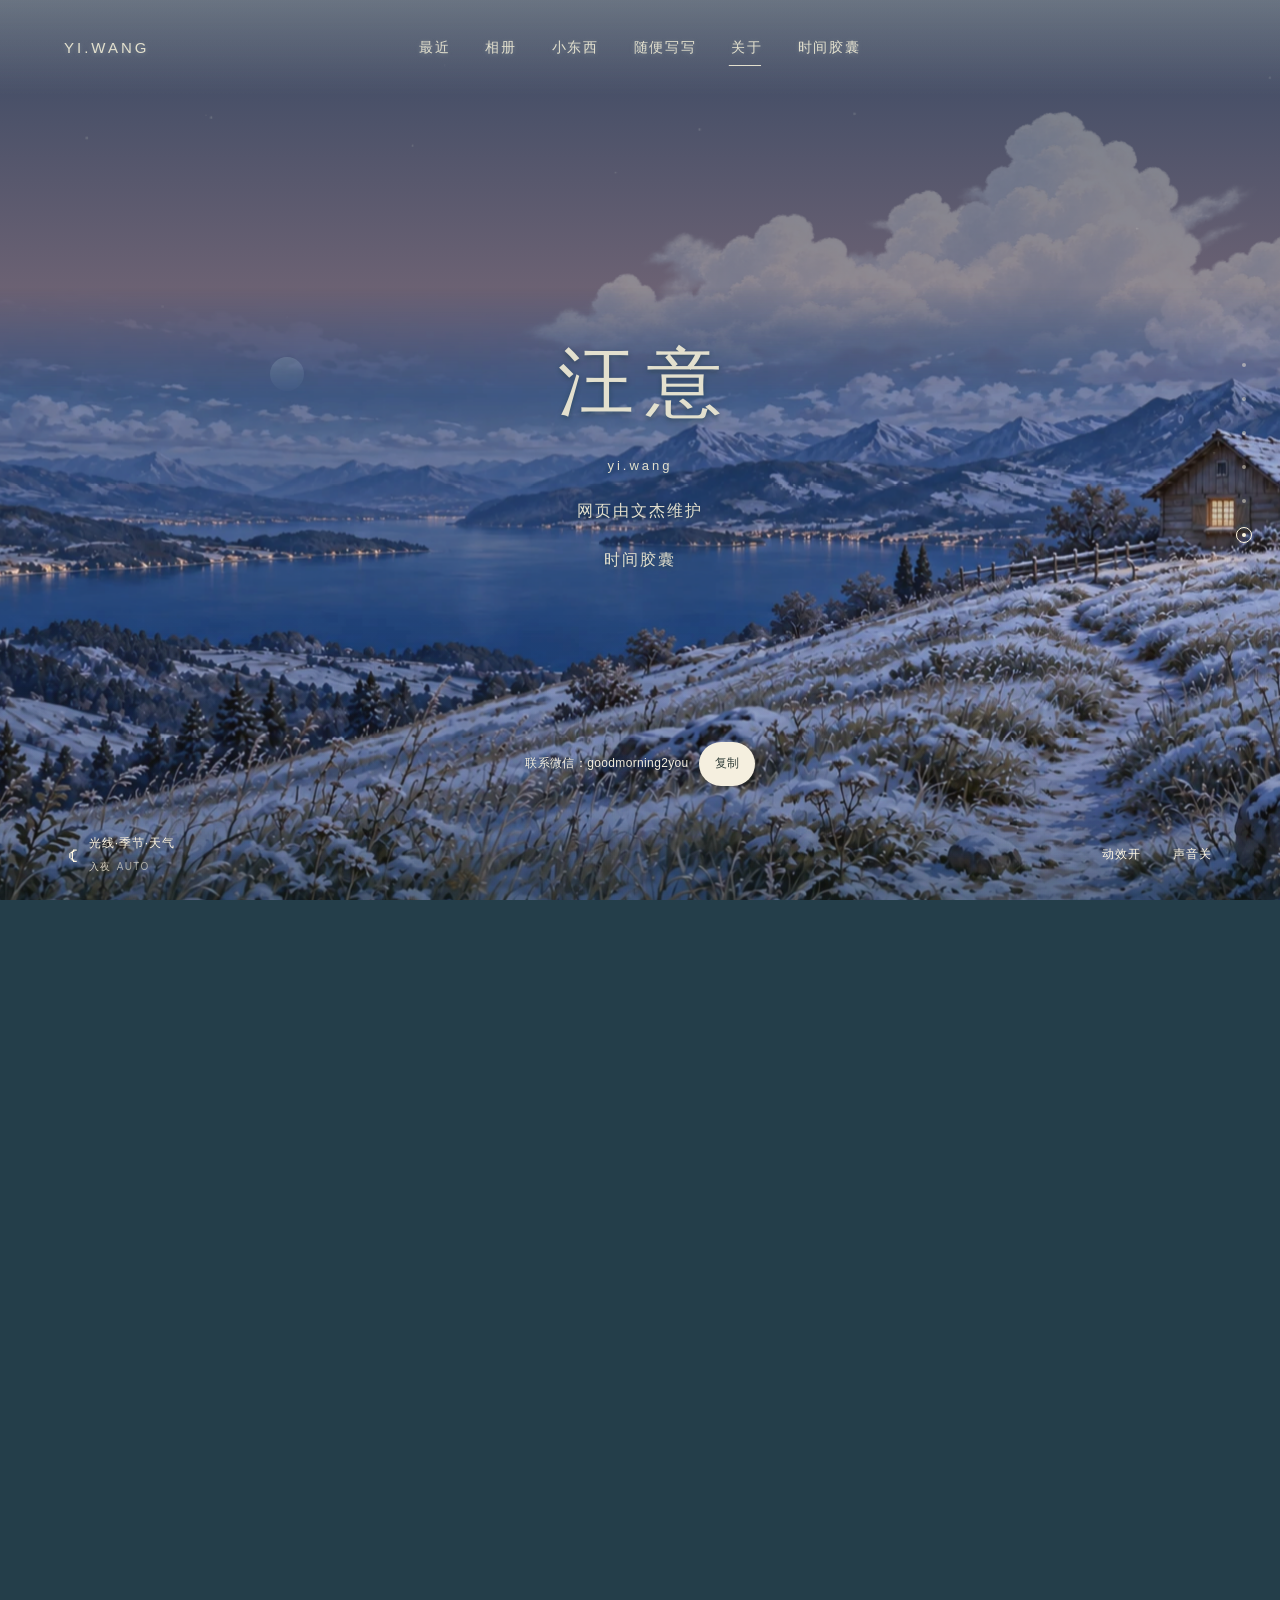
<file: index.html>
<!doctype html>
<html lang="zh-CN">
<head>
  <meta charset="utf-8">
  <meta name="viewport" content="width=device-width, initial-scale=1, viewport-fit=cover">
  <meta name="theme-color" content="#477fa4">
  <meta name="description" content="汪意的网站，网页由文杰维护。">
  <title>汪意 · YI.WANG</title>
  <meta property="og:type" content="website">
  <meta property="og:title" content="汪意 · YI.WANG">
  <meta property="og:description" content="汪意的网站，网页由文杰维护。">
  <meta property="og:url" content="https://yi.wang/">
  <meta property="og:locale" content="zh_CN">
  <meta property="og:image" content="https://yi.wang/assets/social-preview.jpg">
  <meta property="og:image:alt" content="原创手绘草坡、远山与天空场景">
  <meta name="twitter:card" content="summary_large_image">
  <meta name="twitter:title" content="汪意 · YI.WANG">
  <meta name="twitter:description" content="汪意的网站，网页由文杰维护。">
  <meta name="twitter:image" content="https://yi.wang/assets/social-preview.jpg">
  <meta name="twitter:image:alt" content="原创手绘草坡、远山与天空场景">
  <link rel="icon" type="image/svg+xml" href="assets/favicon.svg">
  <link rel="apple-touch-icon" href="assets/apple-touch-icon.png">
  <script>document.documentElement.classList.add('cinema');document.documentElement.dataset.initialScene=['home','recent','gallery','things','notes','about'].includes(location.hash.slice(1))?location.hash.slice(1):'home';history.scrollRestoration='manual';</script>
  <link rel="stylesheet" href="styles.css">
  <script defer src="world-time.js"></script>
  <script defer src="camera-controller.js"></script>
  <script defer src="world-state.js"></script>
  <script defer src="scene-painter.js"></script>
  <script defer src="script.js"></script>
  <script defer src="https://cloud.umami.is/script.js" data-website-id="96161282-32cd-4d9a-9470-663d7aa265c7"></script>
  <style>
    .contact-footer{position:absolute;left:20px;right:20px;bottom:calc(90px + env(safe-area-inset-bottom));width:auto;z-index:2;text-align:center;color:#f5efdf;font:12px/1.7 "Microsoft YaHei",sans-serif;letter-spacing:.03em;text-shadow:0 1px 4px #102e53}
    .contact-footer-row{display:flex;align-items:center;justify-content:center;gap:10px;flex-wrap:wrap}
    .contact-footer button{min-height:44px;padding:7px 15px;border:1px solid #f5efdf80;border-radius:999px;background:#f5efdf;color:#35423d;font:inherit;cursor:pointer;text-shadow:none}
    .contact-footer button:focus-visible,.contact-footer input:focus-visible{outline:2px solid #f5efdf;outline-offset:4px}
    .contact-footer p{margin:0;font:inherit;letter-spacing:inherit}.contact-copy-status{min-height:1.7em;margin-top:4px!important}
    .contact-footer input{display:block;max-width:100%;width:230px;margin:6px auto;padding:8px;border:1px solid #bdb49d;border-radius:6px;background:#fff9e9;color:#35423d;font:inherit;text-align:center}.contact-footer input[hidden]{display:none}
    @media(max-width:360px){.contact-footer{left:12px;right:12px}.contact-footer-row{gap:4px 8px}}
    @media print{.contact-footer{position:static;color:#35423d;text-shadow:none}.contact-footer button,.contact-copy-status{display:none}}
  </style>
</head>
<body>
  <a href="#main" class="skip-link">跳至正文</a>
  <div id="world" class="world" aria-hidden="true">
    <div class="world-sky"></div><div class="sun-disc"></div><div class="sun-halo"></div><div class="moon-disc"></div>
    <div class="cloud-layer clouds-far"><canvas class="cloud-frame" data-paint="cloudfar"></canvas><canvas class="cloud-frame" data-paint="cloudfar"></canvas></div>
    <div class="cloud-layer clouds-mid"><canvas class="cloud-frame" data-paint="cloudmid"></canvas><canvas class="cloud-frame" data-paint="cloudmid"></canvas></div>
    <div class="cloud-layer clouds-near"><canvas class="cloud-frame" data-paint="cloudnear"></canvas><canvas class="cloud-frame" data-paint="cloudnear"></canvas></div>
    <div class="far-terrain" data-world-layer="far"><div class="painting"><canvas class="terrain-frame" data-paint="far"></canvas><canvas class="terrain-frame" data-paint="far"></canvas></div></div>
    <div class="world-terrain" data-world-layer="main"><div class="painting"><canvas class="terrain-frame" data-paint="main"></canvas><canvas class="terrain-frame" data-paint="main"></canvas></div></div>
    <div class="foreground-decor"><canvas class="foreground-frame" data-paint="foreground"></canvas><canvas class="foreground-frame" data-paint="foreground"></canvas></div>
    <div class="window-corner"><canvas class="window-frame" data-paint="window"></canvas><canvas class="window-frame" data-paint="window"></canvas></div>
    <canvas id="environment-canvas"></canvas>
  </div>
  <div class="camera-leaf" aria-hidden="true"><canvas></canvas></div>
  <header class="site-header">
    <a class="wordmark" href="#home" aria-label="YI.WANG，回到首页">YI.WANG</a>
    <nav class="desktop-nav" aria-label="章节导航"><span class="nav-indicator" aria-hidden="true"></span><a href="#recent">最近</a><a href="#gallery">相册</a><a href="#things">小东西</a><a href="#notes">随便写写</a><a href="#about">关于</a><a href="https://yi-time-capsule.astrum43z.chatgpt.site" rel="noreferrer">时间胶囊</a></nav>
    <button class="menu-toggle" type="button" aria-label="打开导航" aria-expanded="false" aria-controls="chapter-menu"><span></span><span></span></button>
  </header>
  <button class="skip-intro" type="button" hidden>跳过开场</button>
  <main id="main">
    <section class="chapter hero" id="home" data-chapter="首页" aria-labelledby="hero-title">
      <div class="hero-copy"><p class="eyebrow">YI.WANG</p><h1 id="hero-title">汪意</h1><p class="hero-subtitle">网页由文杰维护</p></div>
      <a class="scroll-invitation" href="#recent" aria-label="向下漫步，进入最近"><span></span></a>
    </section>
    <section class="chapter recent" id="recent" data-chapter="最近" aria-labelledby="recent-title">
      <div class="chapter-content trail-content">
        <div class="landmark"><span class="chapter-index">01</span><h2 id="recent-title">最近</h2></div>
        <!-- 【修改最近】尚无真实记录，不自动添加日期或经历。 -->
        <div class="field-notes">
          <article class="field-note"><span class="note-pin" aria-hidden="true"></span><p>等一则近况</p><small>暂时留白</small></article>
          <article class="field-note"><span class="note-pin" aria-hidden="true"></span><p>留一张小纸条</p><small>内容待添加</small></article>
          <article class="field-note"><span class="note-pin" aria-hidden="true"></span><p>下一页，还空着</p><small>内容待添加</small></article>
        </div>
      </div>
    </section>
    <section class="chapter gallery" id="gallery" data-chapter="相册" aria-labelledby="gallery-title">
      <div class="chapter-content gallery-content">
        <div class="landmark"><span class="chapter-index">02</span><h2 id="gallery-title">相册</h2></div>
        <!-- 照片仍来自 script.js 的 PHOTOS，不使用风景装饰冒充私人照片。 -->
        <div class="photo-line" role="group" aria-label="六个照片位置，可左右滑动"><figure class="hanging-photo" style="--slant:-4deg;--delay:0.0s"><button class="photo-button" type="button" data-photo="0" aria-label="打开第 1 张照片"><span class="empty-photo"><span>等待一张照片</span></span><span class="photo-sequence">01</span></button><figcaption>尚未放入照片</figcaption></figure><figure class="hanging-photo" style="--slant:3deg;--delay:0.24s"><button class="photo-button" type="button" data-photo="1" aria-label="打开第 2 张照片"><span class="empty-photo"><span>等待一张照片</span></span><span class="photo-sequence">02</span></button><figcaption>尚未放入照片</figcaption></figure><figure class="hanging-photo" style="--slant:-2deg;--delay:0.48s"><button class="photo-button" type="button" data-photo="2" disabled aria-label="等待一张照片"><span class="empty-photo"><span>等待一张照片</span></span><span class="photo-sequence">03</span></button><figcaption>尚未放入照片</figcaption></figure><figure class="hanging-photo" style="--slant:4deg;--delay:0.72s"><button class="photo-button" type="button" data-photo="3" disabled aria-label="等待一张照片"><span class="empty-photo"><span>等待一张照片</span></span><span class="photo-sequence">04</span></button><figcaption>尚未放入照片</figcaption></figure><figure class="hanging-photo" style="--slant:-3deg;--delay:0.96s"><button class="photo-button" type="button" data-photo="4" disabled aria-label="等待一张照片"><span class="empty-photo"><span>等待一张照片</span></span><span class="photo-sequence">05</span></button><figcaption>尚未放入照片</figcaption></figure><figure class="hanging-photo" style="--slant:2deg;--delay:1.2s"><button class="photo-button" type="button" data-photo="5" disabled aria-label="等待一张照片"><span class="empty-photo"><span>等待一张照片</span></span><span class="photo-sequence">06</span></button><figcaption>尚未放入照片</figcaption></figure></div>
        <p class="gallery-hint">轻点展开<span class="mobile-hint"> · 左右滑动</span></p>
      </div>
    </section>
    <section class="chapter things" id="things" data-chapter="小东西" aria-labelledby="things-title">
      <div class="chapter-content picnic-content">
        <div class="landmark"><span class="chapter-index">03</span><h2 id="things-title">小东西</h2></div>
        <!-- 【修改小东西】只填用户提供的物件、名称与链接；现在没有假链接。 -->
        <div class="picnic-cloth">
          <article class="keepsake"><div class="object-space object-square" aria-hidden="true"></div><h3>留一个位置</h3><p>小物件待添加</p></article>
          <article class="keepsake"><div class="object-space object-tall" aria-hidden="true"></div><h3>这里还空着</h3><p>内容待添加</p></article>
          <article class="keepsake"><div class="object-space object-flat" aria-hidden="true"></div><h3>以后再放进来</h3><p>链接待添加</p></article>
        </div>
      </div>
    </section>
    <section class="chapter notes" id="notes" data-chapter="随便写写" aria-labelledby="notes-title">
      <div class="chapter-content writing-content">
        <div class="landmark"><span class="chapter-index">04</span><h2 id="notes-title">随便写写</h2></div>
        <div class="book-station" id="desk-book">
          <div class="desk-book-object">
            <div class="desk-book-left"><p>随便写写</p><small>YI.WANG</small></div>
            <article class="desk-book-page" id="book-pages" inert>
              <button class="icon-button book-close" id="book-close" type="button" aria-label="合上笔记本">×</button>
              <span id="book-page-number">01</span><h3 id="book-title">这一页暂时留白</h3><p id="book-text">还没有文字。</p>
              <div class="book-controls"><button class="icon-button" id="book-prev" type="button" aria-label="前一页">←</button><button class="icon-button" id="book-next" type="button" aria-label="后一页">→</button></div>
            </article>
            <button class="desk-book-cover" id="open-notebook" type="button" aria-label="翻开随便写写笔记本" aria-controls="book-pages" aria-expanded="false"><span>随便写写</span><small>翻开看看</small></button>
          </div>
        </div>
      </div>
    </section>
    <section class="chapter about" id="about" data-chapter="关于" aria-label="关于">
      <div class="quiet-signature"><h2>汪意</h2><p class="signature-domain">yi.wang</p><p>网页由文杰维护</p><p><a href="https://yi-time-capsule.astrum43z.chatgpt.site" rel="noreferrer">时间胶囊</a></p></div>
      <footer class="contact-footer" aria-label="联系微信">
        <div class="contact-footer-row"><span>联系微信：<span>goodmorning2you</span></span><button type="button" data-copy-wechat aria-label="复制微信号 goodmorning2you">复制</button></div>
        <p class="contact-copy-status" role="status" aria-live="polite" aria-atomic="true"></p>
        <input class="contact-copy-fallback" value="goodmorning2you" readonly hidden aria-label="微信号，请手动复制">
      </footer>
    </section>
  </main>
  <p class="sr-only" id="journey-announcement" role="status" aria-live="polite"></p>
  <div class="world-controls" role="group" aria-label="世界设置">
    <button id="time-toggle" class="time-toggle" type="button" aria-label="光线、季节与天气设置" aria-haspopup="dialog" aria-controls="time-dialog"><span class="time-symbol" aria-hidden="true">☀</span><span class="time-copy"><span class="environment-label">光线·季节·天气</span><span class="time-status"><span id="time-label">白昼</span><small id="time-mode-label">AUTO</small></span></span></button>
    <div class="playback-controls"><button id="motion-toggle" type="button" aria-label="动效" aria-pressed="true">动效开</button><button id="sound-toggle" type="button" aria-label="声音" aria-pressed="false">声音关</button></div>
  </div>
  <nav class="scene-rail" aria-label="场景定位"><a href="#home" aria-label="首页"><span>首页</span></a><a href="#recent" aria-label="最近"><span>最近</span></a><a href="#gallery" aria-label="相册"><span>相册</span></a><a href="#things" aria-label="小东西"><span>小东西</span></a><a href="#notes" aria-label="随便写写"><span>随便写写</span></a><a href="#about" aria-label="关于"><span>关于</span></a></nav>
  <dialog id="chapter-menu" class="small-dialog chapter-menu" aria-label="导航">
    <button class="icon-button" data-close-dialog type="button" aria-label="关闭导航">×</button>
    <nav aria-label="移动端章节导航"><a href="#home">YI.WANG</a><a href="#recent">最近</a><a href="#gallery">相册</a><a href="#things">小东西</a><a href="#notes">随便写写</a><a href="#about">关于</a><a href="https://yi-time-capsule.astrum43z.chatgpt.site" rel="noreferrer">时间胶囊</a></nav>
  </dialog>
  <dialog id="time-dialog" class="small-dialog time-dialog" aria-labelledby="time-dialog-title">
    <button class="icon-button" data-close-dialog type="button" aria-label="关闭光线、季节与天气设置">×</button>
    <h2 id="time-dialog-title">看看此刻之外</h2><p>默认跟随你的本地时间</p>
    <p class="setting-label">光线</p>
    <div class="time-options"><button type="button" data-time="auto" aria-pressed="true">自动 <small>AUTO</small></button><button type="button" data-time="morning" aria-pressed="false">清晨</button><button type="button" data-time="day" aria-pressed="false">白昼</button><button type="button" data-time="sunset" aria-pressed="false">黄昏</button><button type="button" data-time="dusk" aria-pressed="false">入夜</button><button type="button" data-time="night" aria-pressed="false">深夜</button></div>
    <p class="setting-label">季节</p>
    <div class="climate-options season-options"><button type="button" data-season="auto" aria-pressed="true">随月份</button><button type="button" data-season="spring" aria-pressed="false">春</button><button type="button" data-season="summer" aria-pressed="false">夏</button><button type="button" data-season="autumn" aria-pressed="false">秋</button><button type="button" data-season="winter" aria-pressed="false">冬</button></div>
    <p class="setting-label">天气</p>
    <div class="climate-options weather-options"><button type="button" data-weather="clear" aria-pressed="true">晴</button><button type="button" data-weather="cloudy" aria-pressed="false">多云</button><button type="button" data-weather="overcast" aria-pressed="false">阴</button><button type="button" data-weather="rain" aria-pressed="false">雨</button><button type="button" data-weather="snow" aria-pressed="false">雪</button></div>
    <p class="climate-note">这是风景的天气，不是所在地的天气预报。光线、季节和天气会一起渐变。</p>
  </dialog>
  <dialog id="lightbox" class="object-dialog lightbox" aria-label="照片查看器" aria-describedby="lightbox-caption">
    <div class="lightbox-sheet"><div class="lightbox-header"><span id="lightbox-counter">01 / 06</span><button class="icon-button" id="lightbox-close" type="button" aria-label="关闭照片" autofocus>×</button></div>
      <div id="lightbox-stage" class="lightbox-stage"><div id="photo-portal"></div></div>
      <div class="lightbox-footer"><div><p id="lightbox-caption">尚未放入照片</p><p class="photo-meta"><span id="lightbox-date"></span><span id="lightbox-place"></span></p></div><div class="lightbox-buttons"><button class="icon-button" id="lightbox-prev" type="button" aria-label="上一张照片">←</button><button class="icon-button" id="lightbox-next" type="button" aria-label="下一张照片">→</button></div></div>
      <p class="sr-only" id="lightbox-announcement" aria-live="polite"></p>
    </div>
  </dialog>
  <p id="status-message" class="status-message" role="status" aria-live="polite"></p>
  <noscript><p class="no-script">场景旅行需要 JavaScript；你仍可以阅读各个栏目。</p></noscript>

  <script>
    document.querySelectorAll('[data-copy-wechat]').forEach(button=>{
      const footer=button.closest('.contact-footer'),status=footer.querySelector('.contact-copy-status'),fallback=footer.querySelector('.contact-copy-fallback');
      button.addEventListener('click',async()=>{
        button.disabled=true;status.textContent='';fallback.hidden=true;
        let copied=false;
        try{if(navigator.clipboard&&window.isSecureContext){await navigator.clipboard.writeText('goodmorning2you');copied=true;}}catch{}
        if(!copied){
          fallback.hidden=false;fallback.focus();fallback.select();
          try{copied=document.execCommand('copy');}catch{}
        }
        button.disabled=false;
        if(copied){fallback.hidden=true;button.focus();status.textContent='微信号已复制';}
        else{status.textContent='自动复制未成功，请长按或选中微信号手动复制';fallback.focus();fallback.select();}
      });
    });
  </script>
</body>
</html>
</file>
<file: styles.css>
:root{color-scheme:light;--serif:"Noto Serif SC","Songti SC","STSong","SimSun",serif;--sans:"PingFang SC","Microsoft YaHei",sans-serif;--gutter:clamp(24px,5vw,80px)}
*{box-sizing:border-box}
html{scroll-behavior:smooth;scroll-padding-top:90px;background:#243e4a}
body{margin:0;font:16px/1.8 var(--sans);color:#213b45;overflow-x:clip}
h1,h2,h3,p,figure{margin:0}
a{color:inherit;text-decoration:none}
button{color:inherit;font:inherit;border:0;cursor:pointer;background:none}
button,a{-webkit-tap-highlight-color:transparent;touch-action:manipulation}
button:disabled{opacity:.35;cursor:default}
button:focus-visible,a:focus-visible{outline:2px solid currentColor;outline-offset:6px}
img,canvas{display:block;max-width:100%}
button,small{font-size:14px}small{line-height:1.6}
[hidden]{display:none!important}
.sr-only{position:absolute;width:1px;height:1px;padding:0;overflow:hidden;clip:rect(0,0,0,0);white-space:nowrap;border:0}
.skip-link{position:fixed;top:12px;left:12px;transform:translateY(-150%);background:#f7f1dd;color:#293b3b;padding:10px 18px;z-index:100}
.skip-link:focus{transform:none}.modal-open{overflow:hidden}

/* Color and transparent silhouettes are painted only when world state changes. */
.world{position:fixed;inset:0;z-index:-2;overflow:hidden;pointer-events:none;isolation:isolate;background:var(--sky-bottom,#d4e6d7)}
.world-sky{position:absolute;inset:0;background:linear-gradient(var(--sky-top,#477fa4),var(--sky-bottom,#d4e6d7) 65%)}
.world::after{content:"";position:absolute;inset:0;pointer-events:none;background:linear-gradient(transparent 68%,#08191a30);z-index:12}
.sun-disc{position:absolute;left:var(--sun-x,42%);top:var(--sun-y,20%);width:46px;aspect-ratio:1;border-radius:50%;background:radial-gradient(circle at 38% 35%,#fff4cf,var(--sun-color,#ffebbc) 65%,#ebd4a3aa);opacity:var(--sun-opacity,1);transform:translate(-50%,-50%)}
.sun-halo{position:absolute;left:var(--sun-x,42%);top:var(--sun-y,20%);width:32vw;height:32vw;transform:translate(-50%,-50%);background:radial-gradient(ellipse,#fff0ba26,transparent 67%);opacity:var(--sun-opacity,1)}
.moon-disc{position:absolute;left:var(--moon-x,24%);top:var(--moon-y,20%);width:34px;aspect-ratio:1;border-radius:50%;background:radial-gradient(ellipse at 64% 56%,#afbac744,transparent 22%),radial-gradient(ellipse at 30% 36%,#aebcc033,transparent 27%),radial-gradient(circle at 38% 34%,#f4f0d9,#cccfd4);opacity:var(--moon-opacity,0)}
.world-sky,.sun-disc,.sun-halo,.moon-disc{z-index:0}
.cloud-layer{position:absolute;z-index:1;aspect-ratio:2/1;opacity:var(--cloud-opacity,.75)}
.cloud-frame{position:absolute;inset:0;width:100%;height:100%;max-width:none;opacity:1}
.cloud-frame:nth-child(2){opacity:0}
.clouds-far{width:73vw;left:39%;top:1%;animation:cloud-drift-far 430s linear infinite alternate}
.clouds-mid{width:66vw;left:-29%;top:16%}
.clouds-near{width:81vw;left:60%;top:27%;animation:cloud-drift-near 310s linear infinite alternate}
@keyframes cloud-drift-far{to{transform:translate3d(-18vw,0,0)}}
@keyframes cloud-drift-near{to{transform:translate3d(-26vw,0,0)}}
.world-terrain,.far-terrain{position:absolute;inset:-2%;transform-origin:56% 70%}
.world-terrain{z-index:3;transform:translate3d(calc(var(--camera-x,0%) + var(--pointer-x,0px)*.22),calc(var(--camera-y,0%) + var(--pointer-y,0px)*.22),0) scale(var(--camera-scale,1))}
.far-terrain{z-index:2;transform:translate3d(calc(var(--camera-x,0%)*.28),calc(var(--camera-y,0%)*.24),0) scale(calc(1 + (var(--camera-scale,1) - 1)*.3));transform-origin:50% 60%}
.painting{position:absolute;left:50%;top:50%;width:max(104vw,184.791svh);height:auto;aspect-ratio:1672/941;transform:translate3d(calc(-50% + var(--mobile-pan,0px)),-50%,0)}
.terrain-frame,.foreground-frame,.window-frame{position:absolute;inset:0;width:100%;height:100%;max-width:none;opacity:1}
.terrain-frame:nth-child(2),.foreground-frame:nth-child(2),.window-frame:nth-child(2){opacity:0}
.foreground-decor{position:absolute;inset:0;z-index:5;transform-origin:50% 100%;opacity:calc(var(--near-presence,1)*(1 - var(--about-quiet,0)*.84))}
.foreground-decor.wind-gust{animation:foreground-gust 2s ease-in-out 1}
@keyframes foreground-gust{0%,100%{transform:translate3d(0,0,0) rotate(0)}45%{transform:translate3d(2px,0,0) rotate(.24deg)}}
.window-corner{position:absolute;inset:0;opacity:var(--window-presence,0);transform:translate3d(0,calc((1 - var(--window-presence,0))*24px),0);z-index:9}
#environment-canvas{position:absolute;inset:0;width:100%;height:100%;z-index:8;pointer-events:none}
.camera-leaf{position:fixed;right:-5vw;top:3svh;width:45vw;height:50svh;overflow:hidden;contain:paint;opacity:0;pointer-events:none;z-index:21}
.camera-leaf>canvas{width:100%;height:100%;max-width:none}
html[data-quality="medium"] .far-terrain,html[data-quality="low"] .far-terrain,html[data-quality="medium"] .clouds-mid,html[data-quality="low"] .clouds-mid,html[data-quality="low"] .clouds-near{display:none}
html[data-quality="low"] .cloud-layer,html[data-quality="low"] .foreground-decor.wind-gust{animation:none}
html[data-quality="low"] .camera-leaf{display:none}

/* Navigation and the existing six scene objects. */
.site-header{position:fixed;z-index:25;inset:0 0 auto;display:flex;align-items:center;justify-content:space-between;gap:30px;padding:26px var(--gutter);color:var(--world-ink,#213b45);text-shadow:0 1px 5px #d7e6dc40}
.site-header::before{content:"";position:absolute;inset:0;background:linear-gradient(#ece6d347,transparent);opacity:var(--header-presence,0);pointer-events:none;z-index:-1}
.wordmark{font:500 15px/1.5 var(--sans);letter-spacing:.2em;min-height:44px;display:flex;align-items:center}
.desktop-nav{display:flex;align-items:center;gap:clamp(12px,2.7vw,42px);position:absolute;left:50%;transform:translateX(-50%)}
.desktop-nav a{position:relative;font-size:14px;letter-spacing:.13em;padding:12px 0}
.nav-indicator{position:absolute;left:0;bottom:7px;width:1px;height:1px;background:currentColor;transform-origin:left;transform:translate3d(var(--nav-x,0px),0,0) scaleX(var(--nav-width,1));opacity:var(--nav-alpha,0);pointer-events:none}
.menu-toggle{display:none;width:44px;height:44px;padding:10px}.menu-toggle span{display:block;height:1px;background:currentColor;margin:7px 0;width:23px}
.chapter{position:relative;min-height:100svh;display:flex;align-items:center;padding:100px var(--gutter);isolation:isolate}
.chapter-content{width:min(1040px,100%);margin:auto;position:relative}
.hero{height:100svh;padding:0;align-items:flex-start;justify-content:center}
.hero-copy{position:absolute;top:24%;left:46%;transform:translateX(-50%);text-align:center;width:max-content;max-width:90%;color:var(--world-ink,#213b45)}
.eyebrow{font:400 13px/1.8 var(--sans);letter-spacing:.36em;padding-left:.36em}
.hero h1{font:400 clamp(76px,8.5vw,140px)/1.45 var(--serif);letter-spacing:.24em;padding-left:.24em;margin:12px 0}
.hero-subtitle{font:400 16px/1.8 var(--serif);letter-spacing:.18em;padding-left:.18em}
.scroll-invitation{position:absolute;bottom:75px;left:50%;width:44px;height:52px;transform:translateX(-50%);display:grid;place-items:center;color:#fff8df}
.scroll-invitation span{width:1px;height:30px;background:currentColor;position:relative}
.scroll-invitation span::after{content:"";position:absolute;bottom:0;left:-3px;width:7px;height:7px;border-right:1px solid currentColor;border-bottom:1px solid currentColor;transform:rotate(45deg)}
.landmark{display:flex;align-items:center;gap:18px;margin-bottom:28px;color:#fff9e9;text-shadow:0 2px 5px #152d3080}
.chapter-index{font:12px/1.5 var(--sans);letter-spacing:.1em;opacity:.85}
.landmark h2{font:400 clamp(30px,3.8vw,50px)/1.5 var(--serif);letter-spacing:.15em}
.trail-content{padding-left:5%}
.field-notes{display:flex;align-items:flex-start;gap:40px;max-width:850px}
.field-note{width:30%;position:relative;background:#eee7cf;padding:35px 27px 28px;min-height:218px;box-shadow:1px 8px 14px #15251930;transform:rotate(-3deg);color:#485443}
.field-note::after{content:"";position:absolute;inset:10px;pointer-events:none;border:1px solid #acaa8626}
.field-note:nth-child(2){margin-top:55px;transform:rotate(3deg);background:#e5e3c9}
.field-note:nth-child(3){margin-top:18px;transform:rotate(-1deg);background:#e8dcc1}
.field-note p{font:20px/1.8 var(--serif)}.field-note small{display:block;font-size:12px;margin-top:65px;color:#6b735e}
.note-pin{position:absolute;left:50%;top:12px;width:5px;height:5px;border-radius:50%;background:#717c53}
.gallery-content{width:min(930px,100%)}
.photo-line{display:grid;grid-template-columns:repeat(3,minmax(0,1fr));align-items:start;gap:42px 44px;padding:18px 25px 10px;position:relative}
.photo-line::before,.photo-line::after{content:"";position:absolute;left:-4%;right:-4%;height:24px;border-top:2px solid #dac9a19c;border-radius:50%;pointer-events:none}
.photo-line::before{top:10px;transform:rotate(1deg)}.photo-line::after{top:calc(50% + 9px)}
.hanging-photo{position:relative;background:#f0ead8;padding:10px 10px 8px;box-shadow:2px 8px 14px #10241f38;transform:rotate(var(--slant,0deg));transition:transform .5s cubic-bezier(.22,1,.36,1);transform-origin:50% -12px;min-width:0}
.hanging-photo::before{content:"";position:absolute;width:13px;height:32px;background:linear-gradient(90deg,#a5936e,#c8b38a 47%,#978460);top:-22px;left:50%;border-radius:2px;z-index:2}
.hanging-photo:nth-child(2){margin-top:22px}.hanging-photo:nth-child(5){margin-top:10px}
.photo-button{display:block;position:relative;width:100%;aspect-ratio:1.5;padding:0;overflow:hidden;background:#a8b7ae}
.empty-photo{position:absolute;inset:0;display:grid;place-items:center;background:linear-gradient(150deg,#b4c4ba,#a3b6b0 50%,#829c99);color:#edf0df}
.hanging-photo:nth-child(2n) .empty-photo{background:linear-gradient(130deg,#d2ccb2,#b9bda5)}.hanging-photo:nth-child(3n) .empty-photo{background:linear-gradient(150deg,#aebbc1,#7e9ba8)}
.empty-photo span{font:13px var(--serif);letter-spacing:.06em;opacity:.85}
.photo-button:disabled{cursor:default}
.photo-button img{position:absolute;inset:0;width:100%;height:100%;object-fit:cover;opacity:0;transition:opacity .45s ease}
.photo-button img.is-decoded{opacity:1}
.photo-sequence{position:absolute;bottom:9px;right:10px;color:#f7f0dbbb;font:12px var(--sans)}
.hanging-photo figcaption{font:13px/1.7 var(--serif);color:#6b705d;text-align:center;margin-top:8px;overflow-wrap:anywhere}
.gallery-hint{color:#f5efdb;font-size:12px;text-align:center;margin-top:15px;text-shadow:0 1px 4px #153327}
.mobile-hint{display:none}
.photo-seat{width:100%;min-width:0;aspect-ratio:var(--seat-ratio,1.5);visibility:hidden;pointer-events:none}
.hanging-photo.is-measuring{transition:none!important;visibility:hidden}.hanging-photo.is-restoring{transition:none!important}
.picnic-content{width:min(990px,100%);padding-top:8vh}
.picnic-cloth{position:relative;display:grid;grid-template-columns:repeat(3,minmax(0,1fr));gap:45px;align-items:end;padding:32px 46px 42px;isolation:isolate}
.picnic-cloth::before{content:"";position:absolute;z-index:-1;inset:25% -20px -15px;background-color:#c5bba0;background-image:repeating-linear-gradient(0deg,#9b8e7433 0 1px,transparent 1px 30px),repeating-linear-gradient(90deg,#9b8e7433 0 1px,transparent 1px 30px);border:8px solid #d8cdb280;box-shadow:0 6px 12px #1b302c28;transform:rotate(-2deg);clip-path:polygon(2% 0,98% 2%,100% 98%,0 100%)}
.keepsake{color:#414c3c;transition:transform .4s;min-width:0;transform:rotate(-3deg)}.keepsake:nth-child(2){transform:rotate(2deg)}
.object-space{margin:0 auto 18px;width:90%;height:155px;background:linear-gradient(120deg,#e2decb,#c4cab9);box-shadow:3px 5px 8px #30403430;border:8px solid #e5ddc7}
.object-tall{height:186px;width:65%;background:linear-gradient(125deg,#b2b9a3,#939f87);border:0;border-radius:2px}
.object-flat{height:125px;width:95%;background:#dbceb1;border-width:3px;box-shadow:3px 5px 0 #a59673}
.keepsake h3{font:400 18px/1.7 var(--serif);overflow-wrap:anywhere}.keepsake p{font-size:12px;margin-top:8px}
.quiet-signature{margin:auto;text-align:center;color:var(--world-ink,#f8f1df);text-shadow:0 2px 5px #14333370}
.quiet-signature h2{font:400 clamp(48px,6vw,76px)/1.5 var(--serif);letter-spacing:.15em;padding-left:.15em}
.quiet-signature p{font:16px/1.8 var(--serif);letter-spacing:.13em;margin-top:20px}.quiet-signature .signature-domain{font:13px/1.8 var(--sans);letter-spacing:.23em;margin-top:15px}

/* Camera work changes scene variables; stationary scenes need no style updates. */
html.cinema{scroll-behavior:auto;scroll-padding:0}
.cinema main{height:var(--journey-height,600svh);position:relative}
.cinema .chapter{position:fixed;inset:0;min-height:0;height:100svh;width:100%;visibility:hidden;pointer-events:none;isolation:auto;overflow:clip}
.cinema .chapter.is-near{visibility:visible}.cinema .chapter.is-current{pointer-events:auto}
.cinema .chapter-content{transform:translate3d(var(--scene-x,0px),var(--scene-y,0px),0) scale(var(--scene-scale,1))}
.cinema .landmark .chapter-index{opacity:var(--index-alpha,0);transform:translate3d(0,var(--index-y,0px),0)}
.cinema .landmark h2{opacity:var(--title-alpha,0);transform:translate3d(0,var(--title-y,0px),0)}
.cinema .field-notes,.cinema .photo-line,.cinema .picnic-cloth,.cinema .book-station{opacity:var(--object-alpha,0)}
.cinema .field-notes,.cinema .photo-line{transform:translate3d(0,var(--object-y,0px),0)}
.cinema .picnic-cloth{transform:translate3d(0,var(--object-y,0px),0) perspective(1400px) rotateX(10deg)}
.cinema .hero-copy,.cinema .quiet-signature{opacity:var(--object-alpha,0);transform:translate3d(var(--hero-x,0px),var(--scene-y,0px),0) scale(var(--scene-scale,1))}
.cinema .hero-copy{--hero-x:-50%}
.cinema .scroll-invitation,.cinema .gallery-hint{opacity:var(--object-alpha,0)}
.cinema:not(.world-ready)[data-initial-scene="home"] #home,.cinema:not(.world-ready)[data-initial-scene="recent"] #recent,.cinema:not(.world-ready)[data-initial-scene="gallery"] #gallery,.cinema:not(.world-ready)[data-initial-scene="things"] #things,.cinema:not(.world-ready)[data-initial-scene="notes"] #notes,.cinema:not(.world-ready)[data-initial-scene="about"] #about{visibility:visible;--object-alpha:1;--title-alpha:1;--index-alpha:1}

/* One physical desk book; mobile uses only affine transforms and cover opacity. */
.notes .writing-content{position:absolute;inset:0;width:100%;height:100%;padding:0;margin:0;max-width:none;transform:none}
.writing-content .landmark{position:absolute;left:22%;top:40%;margin:0;opacity:calc(1 - var(--book-open,0)*.85)}
.book-station{position:absolute;left:50%;top:calc(91.5% - var(--book-open,0)*13.5%);width:min(720px,86vw);height:min(440px,58svh);perspective:1800px;transform-origin:50% 50%;transform:translate3d(calc(-75% + var(--book-open,0)*25%),calc(-50% - var(--book-open,0)*9svh),0) perspective(1600px) rotateX(calc(64deg - var(--book-open,0)*34deg)) scale(calc(.53 + var(--book-open,0)*.47));z-index:5}
.desk-book-object{width:100%;height:100%;position:relative;transform-style:preserve-3d;display:grid;grid-template-columns:1fr 1fr}
.desk-book-left,.desk-book-page{background:#ece5cf;padding:38px 32px;position:relative;min-width:0}
.desk-book-left{display:flex;flex-direction:column;align-items:center;justify-content:center;opacity:var(--book-open,0);background-image:linear-gradient(90deg,transparent 88%,#53493433)}
.desk-book-left p{font:26px/1.8 var(--serif);letter-spacing:.13em}.desk-book-left small{font-size:11px;letter-spacing:.2em;margin-top:25px}
.desk-book-page{display:flex;flex-direction:column;background-image:linear-gradient(90deg,#53493426,transparent 12%),repeating-linear-gradient(transparent 0 33px,#76836c24 33px 34px);color:#455547;overflow:auto;overscroll-behavior:contain;box-shadow:2px 5px 8px #10292324}
.desk-book-page>span{font-size:12px;color:#7e866f}.desk-book-page h3{font:400 24px/1.6 var(--serif);margin-top:40px}
.desk-book-page>p{font:18px/2 var(--serif);margin-top:25px;white-space:pre-line;overflow-wrap:anywhere}
.book-close{position:absolute;right:12px;top:10px;z-index:2}
.book-controls{display:flex;gap:10px;justify-content:flex-end;margin-top:auto;padding-top:22px}
.desk-book-cover{position:absolute;top:0;bottom:0;left:50%;width:50%;border-radius:2px 8px 8px 2px;border:1px solid #919b7977;background:#687d68;background-image:repeating-linear-gradient(0deg,#3046320a 0 1px,transparent 1px 4px);color:#ede7ce;box-shadow:inset 6px 0 12px #304b4340,3px 3px 0 #d2c9ad;transform-origin:left;transform:rotateY(calc(var(--book-open,0)*-176deg));backface-visibility:hidden}
.desk-book-cover>span{position:absolute;top:50px;right:38px;writing-mode:vertical-rl;font:29px/1.8 var(--serif);letter-spacing:.15em}
.desk-book-cover>small{position:absolute;left:25px;bottom:24px;letter-spacing:.08em;font-size:13px}
.book-station.is-open .desk-book-cover{pointer-events:none}.book-station:not(.is-open) .desk-book-page{pointer-events:none}

.world-controls{position:fixed;z-index:26;bottom:0;left:0;right:0;display:flex;justify-content:space-between;align-items:center;padding:16px var(--gutter) calc(16px + env(safe-area-inset-bottom));color:#fff7e2;text-shadow:0 1px 4px #071c25;background:linear-gradient(transparent,#122e3030);pointer-events:none}
.world-controls button{pointer-events:auto;min-height:44px;padding:8px 4px}
.time-toggle{display:flex;align-items:center;gap:10px;font-size:13px;letter-spacing:.07em}.time-symbol{font-size:20px;line-height:1}
.time-copy{display:flex;flex-direction:column;align-items:flex-start;gap:3px}.environment-label{font-size:12px}.time-status{font-size:10px;opacity:.8}
.time-toggle small{font-size:10px;opacity:.7;letter-spacing:.13em;margin-left:6px}.playback-controls{display:flex;gap:25px}
.playback-controls button{font-size:12px;letter-spacing:.07em}
.scene-rail{position:fixed;right:20px;top:50%;transform:translateY(-50%);z-index:24;display:flex;flex-direction:column;gap:2px;color:#fff6df}
.scene-rail a{width:32px;height:32px;display:flex;align-items:center;justify-content:center}
.scene-rail a::after{content:"";width:4px;height:4px;border-radius:50%;background:currentColor;opacity:.45}
.scene-rail a[aria-current]::after{opacity:1;outline:1px solid currentColor;outline-offset:5px}
.scene-rail span{position:absolute;right:37px;font-size:12px;white-space:nowrap;opacity:0;pointer-events:none;transition:opacity .2s;text-shadow:0 1px 4px #18362f}
.scene-rail a:hover span,.scene-rail a:focus-visible span{opacity:1}
.skip-intro{position:fixed;right:var(--gutter);bottom:90px;z-index:50;min-height:44px;font-size:12px;letter-spacing:.1em;color:var(--world-ink,#213b45)}

/* Native dialogs keep focus trapping; backdrop dimming is a plain color. */
dialog{color:#35423d;border:0}dialog::backdrop{background:#0c202a8c}
.small-dialog{padding:52px 36px 32px;width:min(400px,calc(100% - 36px));max-height:calc(100svh - 36px);background:#eee8d7;border-radius:3px;box-shadow:0 8px 24px #071b3238}
.icon-button{width:44px;height:44px;min-width:44px;display:grid;place-items:center;font:26px/1 var(--serif);border:1px solid #8d947b4d;border-radius:50%;background:#f5f0df77}
.icon-button:hover{background:#dadfc977}.small-dialog>.icon-button{position:absolute;top:14px;right:14px}
.chapter-menu nav{display:flex;flex-direction:column;gap:8px}.chapter-menu nav a{font:24px/1.8 var(--serif);padding:6px 12px}
.chapter-menu nav a:first-child{font:13px/1.8 var(--sans);letter-spacing:.2em;margin-bottom:8px}
.time-dialog h2{font:400 23px/1.7 var(--serif)}.time-dialog>p{font-size:12px;margin:7px 0 24px;color:#737968}
.time-options{display:grid;grid-template-columns:1fr 1fr;gap:10px}
.time-options button{border:1px solid #9f9f823d;border-radius:3px;padding:13px 10px;text-align:left;min-height:50px}
.time-options button[aria-pressed="true"]{background:#637c66;color:#fbf5df}.time-options small{font-size:10px;margin-left:7px}
.setting-label{font-size:12px!important;margin:22px 0 10px!important;letter-spacing:.15em}
.climate-options{display:flex;gap:6px;flex-wrap:wrap}.climate-options button{padding:8px 12px;border:1px solid #9f9f8255;border-radius:3px;min-height:42px}
.climate-options button[aria-pressed="true"]{background:#637c66;color:#fff5df}.climate-note{font-size:11px!important;line-height:1.8;margin:20px 0 0!important}
.small-dialog.time-dialog{width:min(440px,calc(100% - 36px));padding-top:42px}
.object-dialog{z-index:60;width:100vw;max-width:none;height:100svh;max-height:none;margin:0;padding:30px;inset:0;background:transparent;overflow:auto}
.object-dialog[open]{display:grid;place-items:center}
.lightbox-sheet{width:min(920px,100%);background:transparent;padding:0;color:#f5edda;transform-origin:center}
.lightbox-header,.lightbox-footer{display:flex;justify-content:space-between;align-items:center;gap:20px;opacity:var(--photo-ui,0)}
.lightbox-header{margin-bottom:16px}.lightbox-header>span{font-size:12px;letter-spacing:.14em}
.lightbox-stage{height:auto;min-height:140px;display:grid;place-items:center;position:relative;overflow:visible;touch-action:pan-y}
.lightbox-stage>span{font:17px var(--serif);color:#f4f1df}
#photo-portal{width:100%;display:grid;place-items:center;perspective:1000px}
#photo-portal .hanging-photo{width:min(720px,100%);padding:16px 16px 20px;transform:none;transform-origin:center;margin:0!important;flex:none;transition:none}
#photo-portal .hanging-photo::before{display:none}
#photo-portal .photo-button{height:min(57svh,580px);aspect-ratio:auto;cursor:default}
#photo-portal .hanging-photo figcaption{font-size:16px;margin-top:18px}
#photo-portal .photo-button img{object-fit:contain}
.lightbox-footer{margin-top:14px}.lightbox-footer p{font:16px/1.8 var(--serif);overflow-wrap:anywhere;color:#f5edda}
.photo-meta{display:flex;gap:15px;flex-wrap:wrap}.photo-meta span{font:12px/1.8 var(--sans);color:#ddd8c7}.lightbox-buttons{display:flex;gap:10px;flex-shrink:0}
.status-message{position:fixed;left:50%;bottom:96px;transform:translate(-50%,8px);z-index:60;background:#f0e9d8;color:#34463a;font-size:13px;padding:10px 20px;border-radius:3px;box-shadow:0 4px 12px #15382d30;opacity:0;pointer-events:none;max-width:calc(100% - 40px);width:max-content;transition:opacity .3s,transform .3s}
.status-message.visible{opacity:1;transform:translate(-50%,0)}
.no-script{padding:15px 25px;background:#e7e4cf;color:#35423c;text-align:center;font-size:14px}

@media(hover:hover) and (pointer:fine){
 .hanging-photo:not(.is-empty):hover{transform:rotate(0deg) translateY(-4px)}.keepsake:hover{transform:translateY(-6px) rotate(0)}
}
@media(max-width:1000px){
 .desktop-nav{gap:18px}.field-notes{gap:24px}.field-note{padding:29px 21px}.picnic-cloth{gap:26px;padding-left:20px;padding-right:20px}.scene-rail{right:9px}
}
@media(max-height:760px) and (min-width:761px){
 .chapter{padding-top:90px;padding-bottom:75px}.gallery-content{width:min(800px,85vw)}.photo-line{gap:30px 40px}.landmark{margin-bottom:15px}.photo-button{aspect-ratio:1.8}.hero-copy{top:20%}.hero h1{font-size:92px}
}
@media(max-width:760px){
 html{scroll-padding-top:76px}.site-header{padding:18px 24px;text-shadow:0 1px 4px #18342d45}
 .desktop-nav,.scene-rail,.far-terrain,.clouds-mid,.camera-leaf{display:none}.menu-toggle{display:block}
 .at-window .wordmark,.at-window .menu-toggle{color:#f7f1dd;text-shadow:0 1px 3px #24302f80}
 .chapter{padding:85px 26px 88px}.hero{padding:0}.chapter-content{width:100%}
 .hero-copy{top:26%;left:50%}.hero h1{font-size:84px}.hero-subtitle{font-size:14px;letter-spacing:.1em}.eyebrow{font-size:12px}
 .painting{width:184.791svh}.world-terrain{transform:translate3d(var(--camera-x,0%),var(--camera-y,0%),0) scale(var(--camera-scale,1))}
 .world::after{background:linear-gradient(transparent 60%,#071b2a38)}
 .sun-disc{width:34px}.moon-disc{width:28px}.sun-halo{width:50vw;height:50vw}
 .clouds-far{width:135vw;left:15%;top:8%}.clouds-near{width:110vw;left:60%;top:34%}
 .foreground-decor.wind-gust{animation:none}
 .landmark{margin-bottom:27px;gap:14px}.landmark h2{font-size:32px}.trail-content{padding-left:0}
 .field-notes{flex-direction:column;gap:22px;max-width:300px;margin:0 auto}
 .field-note{width:78%;min-height:130px;padding:23px 22px 17px;box-shadow:1px 4px 6px #15251928}
 .field-note small{margin-top:20px}.field-note p{font-size:18px}.field-note:nth-child(2){margin:0 0 0 auto}.field-note:nth-child(3){margin-top:0}
 .gallery-content{width:100%;max-width:none}
 .photo-line{display:flex;overflow-x:auto;overflow-y:hidden;gap:26px;margin:0 -26px;padding:30px 40px 28px;scroll-snap-type:x mandatory;scroll-padding-inline:40px;scrollbar-width:thin;scrollbar-color:#e4d8b888 transparent;touch-action:pan-x pan-y}
 .photo-line::before{width:210%;right:auto;top:23px;left:0}.photo-line::after{display:none}
 .hanging-photo{flex:0 0 70vw;max-width:300px;scroll-snap-align:center;margin:0!important;box-shadow:1px 4px 6px #10241f30}
 .photo-seat{flex:0 0 70vw;max-width:300px;scroll-snap-align:center}.photo-button{aspect-ratio:.95}
 .photo-line .hanging-photo figcaption{font-size:14px;margin-top:12px}.mobile-hint{display:inline}.gallery-hint{margin-top:12px}
 .picnic-content{padding-top:0}.picnic-cloth{grid-template-columns:repeat(2,minmax(0,1fr));gap:27px 22px;padding:10px 8px 25px}
 .cinema .picnic-cloth{transform:translate3d(0,var(--object-y,0px),0)}
 .keepsake:last-child{grid-column:1/-1;width:55%;justify-self:center}.picnic-cloth::before{inset:10% -12px 0;box-shadow:0 3px 6px #1b302c25}
 .object-space{height:100px;border-width:6px;box-shadow:2px 3px 4px #30403425}.object-tall{height:132px;border:0}.object-flat{height:82px;box-shadow:2px 3px 0 #a59673}
 .keepsake h3{font-size:15px}.keepsake p{font-size:11px}
 .writing-content .landmark{left:11%;top:40%}
 .book-station{width:86vw;height:min(390px,46svh);top:calc(91% - var(--book-open,0)*9%);perspective:none;transform:translate3d(calc(-32.5% - var(--book-open,0)*17.5%),calc(-50% - var(--book-open,0)*14svh),0) skewX(calc(-10deg + var(--book-open,0)*10deg)) scale(calc(.5 + var(--book-open,0)*.5),calc(.16 + var(--book-open,0)*.84))}
 .desk-book-object{grid-template-columns:1fr;transform-style:flat}.desk-book-left{display:none}
 .desk-book-cover{left:0;width:100%;transform:none;opacity:calc(1 - var(--book-open,0));box-shadow:2px 2px 0 #d2c9ad}
 .desk-book-cover>span{font-size:27px}.desk-book-page{padding:36px 26px;box-shadow:1px 3px 5px #10292325;opacity:var(--book-open,0)}.desk-book-page h3{font-size:23px}
 .quiet-signature h2{font-size:58px}.quiet-signature p{font-size:14px}
 .world-controls{padding:12px 18px calc(12px + env(safe-area-inset-bottom))}.playback-controls{gap:14px}
 .time-toggle{gap:7px;font-size:12px}.time-toggle small{font-size:9px;margin-left:2px}.playback-controls button{font-size:11px}
 .skip-intro{right:24px}.object-dialog{padding:14px}.small-dialog{box-shadow:0 5px 12px #071b3230}
 #photo-portal{perspective:none}#photo-portal .hanging-photo{padding:12px 12px 16px}#photo-portal .photo-button{height:50svh}#photo-portal .hanging-photo figcaption{font-size:14px}
 .lightbox-footer{align-items:flex-start;gap:10px;flex-wrap:wrap}.lightbox-buttons{margin-left:auto}
}
@media(max-height:720px) and (max-width:760px){
 .chapter{padding-top:77px;padding-bottom:78px}.hero{padding:0}.field-notes{gap:12px}.field-note{min-height:103px;padding:17px 20px}.field-note small{margin-top:12px}.hero h1{font-size:70px}.landmark{margin-bottom:18px}.hanging-photo,.photo-seat{flex-basis:62vw}.photo-button{aspect-ratio:1.12}.object-space{height:80px}.object-tall{height:100px}.object-flat{height:68px}.desk-book-page h3{margin-top:26px}.desk-book-page>p{margin-top:15px}
}
@media(max-width:360px){
 .hero h1{font-size:72px}.hero-subtitle{font-size:13px}.wordmark{font-size:13px}.playback-controls{gap:10px}.chapter{padding-left:22px;padding-right:22px}.hero{padding:0}.photo-line{margin-left:-22px;margin-right:-22px}.landmark h2{font-size:30px}
}
html[data-quality="low"] .field-note,html[data-quality="low"] .hanging-photo,html[data-quality="low"] .desk-book-page,html[data-quality="low"] .small-dialog{box-shadow:none}
body.motion-paused *,body.motion-paused *::before,body.motion-paused *::after,body.is-hidden *,body.is-hidden *::before,body.is-hidden *::after{animation-play-state:paused!important}
body.motion-paused .camera-leaf{display:none}
body.motion-paused .foreground-decor{transform:none!important}
body.motion-paused .book-station{left:50%;top:68%;transform:translate3d(-50%,-50%,0)!important}
body.motion-paused .desk-book-cover{transform:none!important;opacity:calc(1 - var(--book-open,0))}
body.motion-paused .hanging-photo:hover{transform:rotate(var(--slant,0deg))}
@media(prefers-reduced-motion:reduce){
 html{scroll-behavior:auto}*,*::before,*::after{animation:none!important;transition:none!important}
 .camera-leaf{display:none!important}.foreground-decor{transform:none!important}
 .book-station{left:50%;top:68%;transform:translate3d(-50%,-50%,0)!important}.desk-book-cover{transform:none!important;opacity:calc(1 - var(--book-open,0))}
}
@media print{
 .world,.world-controls,.site-header,.scene-rail,.scroll-invitation,.skip-intro,.camera-leaf{display:none}
 body{color:#233e35;background:#f4f1e5}.cinema main{height:auto}
 .chapter,.cinema .chapter{position:relative;inset:auto;min-height:220px;height:auto;padding:30px;visibility:visible!important;overflow:visible;pointer-events:auto;break-inside:avoid}
 .cinema .chapter *{opacity:1!important;transform:none!important}.hero-copy{position:static;transform:none;margin:auto}.hero{min-height:340px;align-items:center}
 .landmark,.quiet-signature,.gallery-hint{color:#233e35;text-shadow:none}.photo-line{display:grid;grid-template-columns:repeat(3,1fr)}.hanging-photo{width:auto}.field-note{box-shadow:none}
 .notes .writing-content{position:relative;height:520px}.writing-content .landmark{position:static}.book-station{position:relative;left:auto;top:auto;width:100%;height:450px}.desk-book-cover{display:none}
}
</file>
